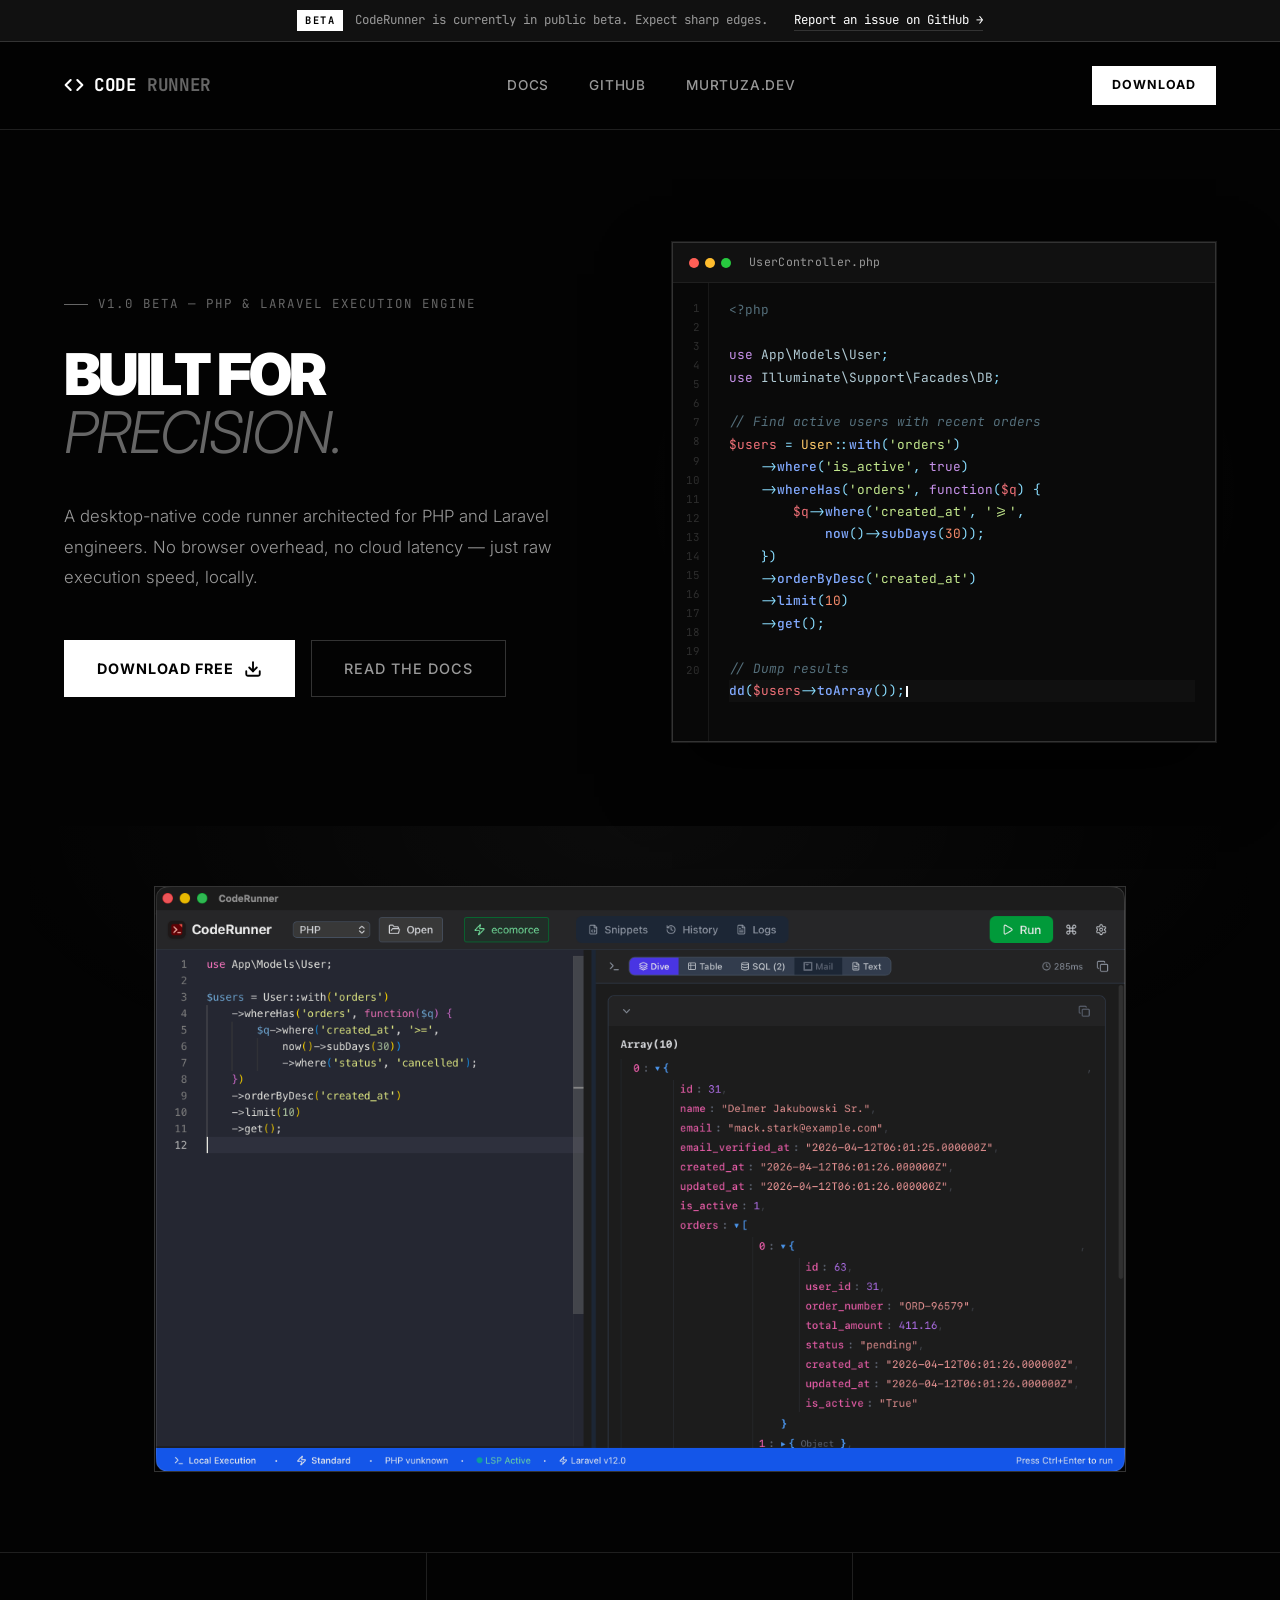
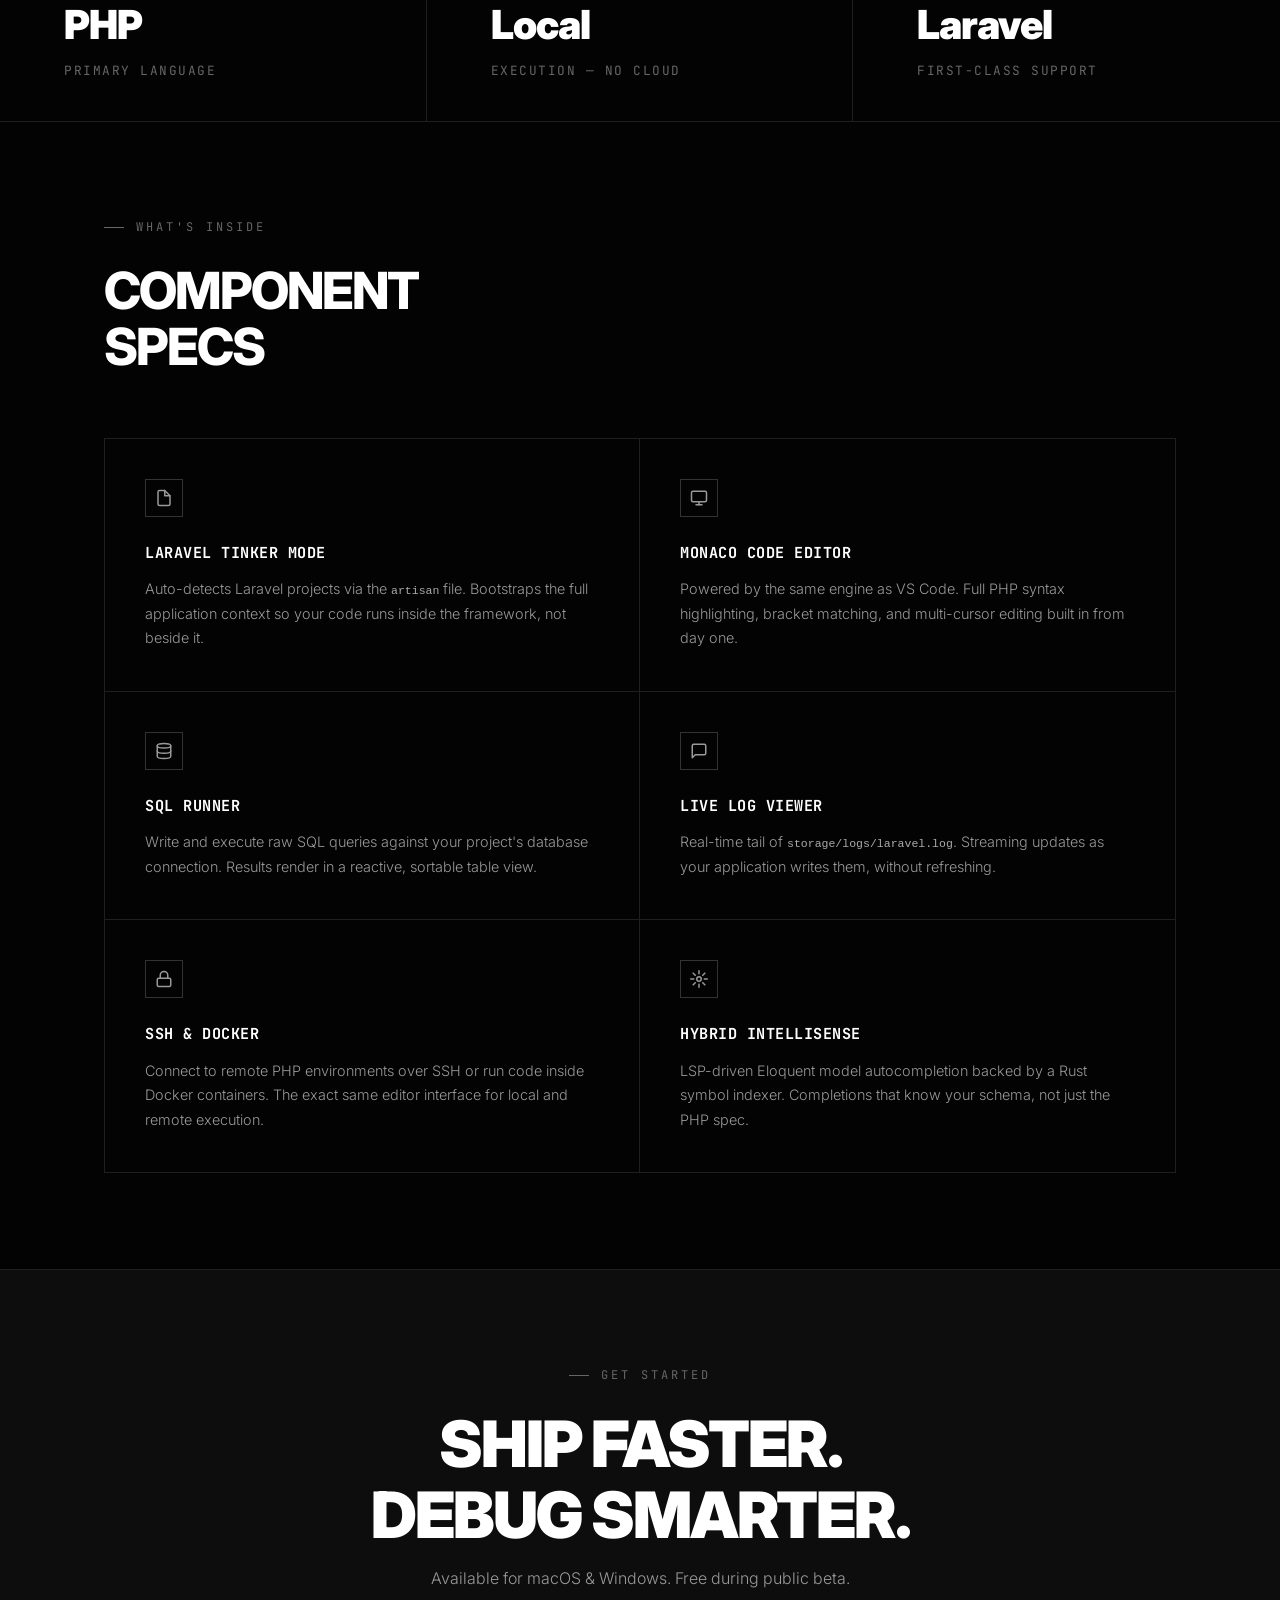
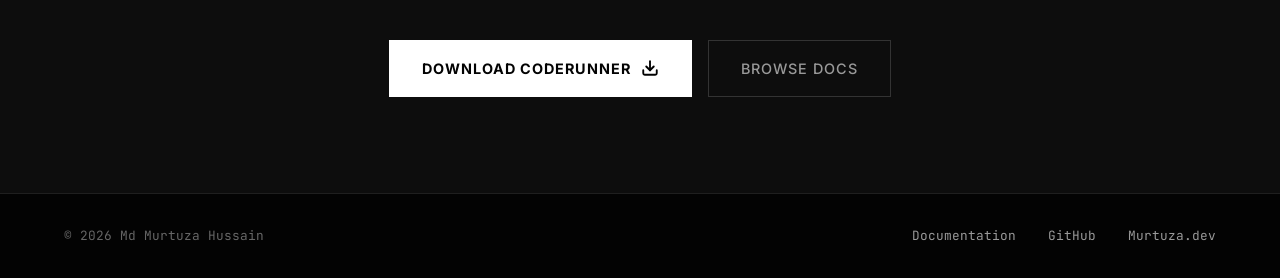
<file: index.html>
<!DOCTYPE html>
<html lang="en">

<head>
    <meta charset="UTF-8">
    <meta name="viewport" content="width=device-width, initial-scale=1.0">
    <title>CodeRunner — Laravel & PHP Code Execution Engine</title>
    <meta name="description"
        content="A precision-engineered desktop application for running PHP and Laravel code locally. Built for backend engineers who demand speed and reliability.">
    <meta name="keywords"
        content="CodeRunner, Laravel, PHP, code runner, code execution, desktop app, Tinker, Monaco editor, SSH, Docker, developer tools">
    <meta name="author" content="Md Murtuza Hussain">
    <meta name="robots" content="index, follow">
    <link rel="canonical" href="https://murtuza.dev/coderunner-website/">

    <!-- Open Graph / Facebook -->
    <meta property="og:type" content="website">
    <meta property="og:url" content="https://murtuza.dev/coderunner-website/">
    <meta property="og:site_name" content="CodeRunner">
    <meta property="og:title" content="CodeRunner — Laravel & PHP Code Execution Engine">
    <meta property="og:description"
        content="A precision-engineered desktop application for running PHP and Laravel code locally. Built for backend engineers who demand speed and reliability.">
    <meta property="og:image" content="https://murtuza.dev/coderunner-website/img/og-image.png">
    <meta property="og:image:secure_url" content="https://murtuza.dev/coderunner-website/img/og-image.png">
    <meta property="og:image:type" content="image/png">
    <meta property="og:image:width" content="1200">
    <meta property="og:image:height" content="630">
    <meta property="og:image:alt" content="CodeRunner — Laravel & PHP Code Execution Engine">
    <meta property="og:locale" content="en_US">

    <!-- Twitter Card -->
    <meta name="twitter:card" content="summary_large_image">
    <meta name="twitter:site" content="@mmurtuza">
    <meta name="twitter:creator" content="@mmurtuza">
    <meta name="twitter:url" content="https://murtuza.dev/coderunner-website/">
    <meta name="twitter:title" content="CodeRunner — Laravel & PHP Code Execution Engine">
    <meta name="twitter:description"
        content="A precision-engineered desktop application for running PHP and Laravel code locally. Built for backend engineers who demand speed and reliability.">
    <meta name="twitter:image" content="https://murtuza.dev/coderunner-website/img/og-image.png">
    <meta name="twitter:image:alt" content="CodeRunner — Laravel & PHP Code Execution Engine">

    <!-- Theme / PWA -->
    <meta name="theme-color" content="#030303">
    <meta name="color-scheme" content="dark">

    <link rel="preconnect" href="https://fonts.googleapis.com">
    <link rel="preconnect" href="https://fonts.gstatic.com" crossorigin>
    <link
        href="https://fonts.googleapis.com/css2?family=Inter:ital,wght@0,300;0,400;0,500;0,600;0,800;0,900;1,300&family=JetBrains+Mono:wght@400;700&display=swap"
        rel="stylesheet">
    <style>
        :root {
            --bg: #030303;
            --surface: #0d0d0d;
            --border: #1f1f1f;
            --border-bright: #333;
            --text: #ffffff;
            --muted: #666;
            --subtitle: #999;
            --accent: #e8e8e8;
        }

        * {
            margin: 0;
            padding: 0;
            box-sizing: border-box;
        }

        html {
            scroll-behavior: smooth;
        }

        body {
            background: var(--bg);
            color: var(--text);
            font-family: 'Inter', sans-serif;
            line-height: 1.6;
            overflow-x: hidden;
        }

        /* ─── BETA BANNER ─── */
        .beta-banner {
            background: #111;
            border-bottom: 1px solid var(--border-bright);
            padding: 0.6rem 1.5rem;
            display: flex;
            align-items: center;
            justify-content: center;
            gap: 0.75rem;
            font-family: 'JetBrains Mono', monospace;
            font-size: 0.78rem;
            color: var(--subtitle);
        }

        .beta-tag {
            background: #fff;
            color: #000;
            padding: 0.15rem 0.5rem;
            font-size: 0.65rem;
            font-weight: 700;
            letter-spacing: 1.5px;
            text-transform: uppercase;
        }

        .beta-banner a {
            color: var(--text);
            text-decoration: none;
            border-bottom: 1px solid var(--border-bright);
            transition: border-color 0.2s;
        }

        .beta-banner a:hover {
            border-color: var(--text);
        }

        /* ─── NAV ─── */
        nav {
            display: flex;
            justify-content: space-between;
            align-items: center;
            padding: 1.5rem 4rem;
            border-bottom: 1px solid var(--border);
            position: sticky;
            top: 0;
            z-index: 100;
            background: rgba(3, 3, 3, 0.85);
            backdrop-filter: blur(12px);
        }

        .brand {
            font-family: 'JetBrains Mono', monospace;
            font-weight: 700;
            font-size: 1.1rem;
            text-transform: uppercase;
            text-decoration: none;
            color: var(--text);
            display: flex;
            align-items: center;
            gap: 10px;
            letter-spacing: -0.3px;
        }

        .brand span {
            color: var(--muted);
        }

        .nav-links {
            display: flex;
            gap: 2.5rem;
            align-items: center;
        }

        .nav-links a {
            color: var(--subtitle);
            text-decoration: none;
            font-size: 0.85rem;
            font-weight: 500;
            text-transform: uppercase;
            letter-spacing: 0.8px;
            transition: color 0.2s;
        }

        .nav-links a:hover {
            color: var(--text);
        }

        .btn-nav {
            background: var(--text);
            color: var(--bg);
            padding: 0.55rem 1.2rem;
            text-decoration: none;
            font-weight: 700;
            font-size: 0.78rem;
            text-transform: uppercase;
            letter-spacing: 1px;
            border: 1px solid var(--text);
            transition: all 0.25s;
        }

        .btn-nav:hover {
            background: transparent;
            color: var(--text);
        }

        /* ─── HERO ─── */
        .hero {
            padding: 7rem 4rem 5rem;
            max-width: 1300px;
            margin: 0 auto;
            position: relative;
            display: grid;
            grid-template-columns: 1fr 1fr;
            gap: 4rem;
            align-items: center;
        }

        .hero-text {
            min-width: 0;
        }

        .hero-eyebrow {
            display: inline-flex;
            align-items: center;
            gap: 0.6rem;
            font-family: 'JetBrains Mono', monospace;
            font-size: 0.78rem;
            color: var(--muted);
            text-transform: uppercase;
            letter-spacing: 2px;
            margin-bottom: 2rem;
        }

        .hero-eyebrow::before {
            content: '';
            display: block;
            width: 24px;
            height: 1px;
            background: var(--muted);
        }

        .hero h1 {
            font-size: clamp(2.8rem, 4.5vw, 5rem);
            font-weight: 900;
            line-height: 1.0;
            letter-spacing: -3px;
            text-transform: uppercase;
            margin-bottom: 2.5rem;
        }

        .hero h1 .line-muted {
            color: var(--muted);
            display: block;
            font-weight: 300;
            font-style: italic;
            letter-spacing: -2px;
        }

        .hero-desc {
            font-size: 1.05rem;
            color: var(--subtitle);
            line-height: 1.8;
            margin-bottom: 3rem;
            font-weight: 300;
        }

        .hero-actions {
            display: flex;
            gap: 1rem;
            align-items: center;
            flex-wrap: wrap;
        }

        /* ─── CODE EDITOR WIDGET ─── */
        .code-editor-wrap {
            position: relative;
        }

        .code-editor-glow {
            position: absolute;
            inset: -40px;
            background: radial-gradient(ellipse 70% 60% at 50% 50%, rgba(255, 255, 255, 0.04) 0%, transparent 70%);
            pointer-events: none;
            border-radius: 50%;
        }

        .code-editor {
            background: #0a0a0a;
            border: 1px solid var(--border-bright);
            overflow: hidden;
            position: relative;
            box-shadow: 0 0 0 1px #1a1a1a, 0 32px 64px rgba(0, 0, 0, 0.6);
            animation: editorFadeIn 0.8s ease 0.2s both;
        }

        @keyframes editorFadeIn {
            from {
                opacity: 0;
                transform: translateY(16px);
            }

            to {
                opacity: 1;
                transform: translateY(0);
            }
        }

        .ce-titlebar {
            background: #111;
            padding: 0.65rem 1rem;
            display: flex;
            align-items: center;
            gap: 6px;
            border-bottom: 1px solid var(--border);
        }

        .ce-dot {
            width: 10px;
            height: 10px;
            border-radius: 50%;
            flex-shrink: 0;
        }

        .ce-dot.r {
            background: #ff5f56;
        }

        .ce-dot.y {
            background: #ffbd2e;
        }

        .ce-dot.g {
            background: #27c93f;
        }

        .ce-filename {
            margin-left: 0.75rem;
            font-family: 'JetBrains Mono', monospace;
            font-size: 0.72rem;
            color: var(--subtitle);
            letter-spacing: 0.3px;
        }

        .ce-tab {
            font-family: 'JetBrains Mono', monospace;
            font-size: 0.7rem;
            color: var(--muted);
            background: rgba(255, 255, 255, 0.03);
            border: 1px solid var(--border);
            border-bottom: none;
            padding: 0.2rem 0.75rem;
            margin-left: auto;
        }

        .ce-body {
            display: grid;
            grid-template-columns: 36px 1fr;
            font-family: 'JetBrains Mono', monospace;
            font-size: 0.8rem;
            line-height: 1.75;
        }

        .ce-gutter {
            background: #080808;
            border-right: 1px solid #181818;
            padding: 1rem 0;
            display: flex;
            flex-direction: column;
            align-items: flex-end;
            padding-right: 8px;
        }

        .ce-gutter span {
            font-size: 0.68rem;
            color: #2d2d2d;
            line-height: 1.75;
            user-select: none;
        }

        .ce-code {
            margin: 0;
            padding: 1rem 1.25rem;
            overflow-x: auto;
            white-space: pre;
            font-family: 'JetBrains Mono', monospace;
            font-size: 0.8rem;
            line-height: 1.75;
        }

        /* Syntax token colours — vivid, visible on dark bg */
        .t-kw {
            color: #c792ea;
        }

        /* purple — keywords: use, function, true */
        .t-fn {
            color: #82aaff;
            font-weight: 500;
        }

        /* blue   — method/function calls */
        .t-cls {
            color: #ffcb6b;
        }

        /* amber  — class names */
        .t-str {
            color: #c3e88d;
        }

        /* green  — strings */
        .t-num {
            color: #f78c6c;
        }

        /* orange — numbers */
        .t-op {
            color: #89ddff;
        }

        /* cyan   — operators / punctuation */
        .t-cmt {
            color: #546e7a;
            font-style: italic;
        }

        /* grey   — comments */
        .t-var {
            color: #f07178;
        }

        /* red    — variables $foo */
        .t-php {
            color: #546e7a;
        }

        /* grey   — <?php tag */
        .t-ns {
            color: #b2ccd6;
        }

        /* light  — namespace paths */

        /* namespace */

        /* Blinking cursor on last active line */
        .t-cursor {
            display: inline-block;
            width: 2px;
            height: 0.85em;
            background: #ffffff;
            margin-left: 1px;
            vertical-align: middle;
            animation: blink 1.1s step-start infinite;
        }

        @keyframes blink {

            0%,
            100% {
                opacity: 1;
            }

            50% {
                opacity: 0;
            }
        }

        /* Active line highlight */
        .ce-line-active {
            background: rgba(255, 255, 255, 0.022);
            display: block;
        }

        .btn-primary {
            background: var(--text);
            color: var(--bg);
            padding: 1rem 2rem;
            text-decoration: none;
            font-weight: 700;
            font-size: 0.9rem;
            text-transform: uppercase;
            letter-spacing: 1px;
            display: inline-flex;
            align-items: center;
            gap: 10px;
            border: 1px solid var(--text);
            transition: all 0.25s;
        }

        .btn-primary:hover {
            background: transparent;
            color: var(--text);
        }

        .btn-secondary {
            background: transparent;
            color: var(--subtitle);
            padding: 1rem 2rem;
            text-decoration: none;
            font-weight: 500;
            font-size: 0.9rem;
            text-transform: uppercase;
            letter-spacing: 1px;
            border: 1px solid var(--border-bright);
            transition: all 0.25s;
        }

        .btn-secondary:hover {
            color: var(--text);
            border-color: var(--text);
        }

        /* ─── APP SCREENSHOT ─── */
        .screenshot-wrap {
            max-width: 1100px;
            margin: 4rem auto 0;
            padding: 0 4rem;
            position: relative;
        }

        .screenshot-wrap::before {
            content: '';
            position: absolute;
            inset: -60px;
            background: radial-gradient(ellipse 80% 60% at 50% 0%, rgba(255, 255, 255, 0.04) 0%, transparent 70%);
            pointer-events: none;
        }

        .screenshot-frame {
            border: 1px solid var(--border-bright);
            background: var(--surface);
            overflow: hidden;
            position: relative;
        }

        .screenshot-titlebar {
            background: #111;
            padding: 0.6rem 1rem;
            display: flex;
            align-items: center;
            gap: 6px;
            border-bottom: 1px solid var(--border);
        }

        .dot {
            width: 10px;
            height: 10px;
            border-radius: 50%;
        }

        .dot.red {
            background: #ff5f56;
        }

        .dot.yellow {
            background: #ffbd2e;
        }

        .dot.green {
            background: #27c93f;
        }

        .screenshot-frame img {
            width: 100%;
            display: block;
            opacity: 0.92;
        }

        /* ─── DIVIDER ─── */
        .section-divider {
            border: none;
            border-top: 1px solid var(--border);
            margin: 0;
        }

        /* ─── STATS STRIP ─── */
        .stats-strip {
            display: grid;
            grid-template-columns: repeat(3, 1fr);
            border-bottom: 1px solid var(--border);
        }

        .stat-item {
            padding: 2.5rem 4rem;
            border-right: 1px solid var(--border);
        }

        .stat-item:last-child {
            border-right: none;
        }

        .stat-num {
            font-size: 2.5rem;
            font-weight: 900;
            letter-spacing: -1px;
            margin-bottom: 0.25rem;
        }

        .stat-label {
            font-size: 0.8rem;
            color: var(--muted);
            text-transform: uppercase;
            letter-spacing: 1.5px;
            font-family: 'JetBrains Mono', monospace;
        }

        /* ─── FEATURES ─── */
        .features-section {
            padding: 6rem 4rem;
            max-width: 1200px;
            margin: 0 auto;
        }

        .section-label {
            font-family: 'JetBrains Mono', monospace;
            font-size: 0.75rem;
            color: var(--muted);
            text-transform: uppercase;
            letter-spacing: 3px;
            margin-bottom: 1.5rem;
            display: flex;
            align-items: center;
            gap: 0.75rem;
        }

        .section-label::before {
            content: '';
            display: block;
            width: 20px;
            height: 1px;
            background: var(--muted);
        }

        .features-header {
            font-size: clamp(2rem, 4vw, 3.5rem);
            font-weight: 800;
            letter-spacing: -2px;
            text-transform: uppercase;
            margin-bottom: 4rem;
            line-height: 1.1;
        }

        .features-grid {
            display: grid;
            grid-template-columns: repeat(2, 1fr);
            gap: 0;
            border: 1px solid var(--border);
        }

        .feature-card {
            padding: 2.5rem;
            border-right: 1px solid var(--border);
            border-bottom: 1px solid var(--border);
            position: relative;
            transition: background 0.3s;
        }

        .feature-card:hover {
            background: rgba(255, 255, 255, 0.02);
        }

        .feature-card:nth-child(2n) {
            border-right: none;
        }

        .feature-card:nth-last-child(-n+2) {
            border-bottom: none;
        }

        .feature-icon {
            width: 38px;
            height: 38px;
            border: 1px solid var(--border-bright);
            display: flex;
            align-items: center;
            justify-content: center;
            margin-bottom: 1.5rem;
            color: var(--subtitle);
        }

        .feature-card h3 {
            font-size: 0.95rem;
            font-family: 'JetBrains Mono', monospace;
            text-transform: uppercase;
            letter-spacing: 0.5px;
            margin-bottom: 0.75rem;
        }

        .feature-card p {
            color: var(--subtitle);
            font-size: 0.9rem;
            font-weight: 300;
            line-height: 1.7;
        }

        /* ─── CTA ─── */
        .cta-section {
            background: var(--surface);
            border-top: 1px solid var(--border);
            border-bottom: 1px solid var(--border);
            padding: 6rem 4rem;
            display: flex;
            flex-direction: column;
            align-items: center;
            text-align: center;
        }

        .cta-section h2 {
            font-size: clamp(2rem, 5vw, 4rem);
            font-weight: 900;
            text-transform: uppercase;
            letter-spacing: -2px;
            margin-bottom: 1rem;
            line-height: 1.1;
        }

        .cta-section p {
            color: var(--subtitle);
            font-size: 1rem;
            max-width: 480px;
            margin-bottom: 3rem;
            font-weight: 300;
        }

        /* ─── FOOTER ─── */
        footer {
            padding: 2rem 4rem;
            display: flex;
            justify-content: space-between;
            align-items: center;
            font-size: 0.8rem;
            color: var(--muted);
            font-family: 'JetBrains Mono', monospace;
        }

        footer a {
            color: var(--subtitle);
            text-decoration: none;
            transition: color 0.2s;
        }

        footer a:hover {
            color: var(--text);
        }

        .footer-links {
            display: flex;
            gap: 2rem;
        }

        /* ─── RESPONSIVE ─── */
        @media (max-width: 1024px) {
            .hero {
                grid-template-columns: 1fr;
                gap: 3rem;
            }

            .code-editor-wrap {
                max-width: 600px;
            }
        }

        @media (max-width: 900px) {
            nav {
                padding: 1.2rem 2rem;
                gap: 1rem;
            }

            .hero {
                padding: 4rem 2rem 3rem;
            }

            .screenshot-wrap {
                padding: 0 2rem;
            }

            .stats-strip {
                grid-template-columns: 1fr;
            }

            .stat-item {
                border-right: none;
                border-bottom: 1px solid var(--border);
            }

            .stat-item:last-child {
                border-bottom: none;
            }

            .features-section {
                padding: 4rem 2rem;
            }

            .features-grid {
                grid-template-columns: 1fr;
            }

            .feature-card {
                border-right: none !important;
                border-bottom: 1px solid var(--border) !important;
            }

            .feature-card:last-child {
                border-bottom: none !important;
            }

            .cta-section {
                padding: 4rem 2rem;
            }

            footer {
                flex-direction: column;
                gap: 1.5rem;
                padding: 2rem;
                text-align: center;
            }

            .footer-links {
                flex-wrap: wrap;
                justify-content: center;
            }
        }

        @media (max-width: 600px) {
            nav {
                flex-wrap: wrap;
            }

            .nav-links {
                display: none;
            }

            .hero h1 {
                letter-spacing: -2px;
            }

            .stat-item {
                padding: 2rem;
            }

            .ce-body {
                font-size: 0.72rem;
            }
        }
    </style>
</head>

<body>

    <!-- Beta Banner -->
    <div class="beta-banner">
        <span class="beta-tag">Beta</span>
        CodeRunner is currently in public beta. Expect sharp edges. &nbsp;
        <a href="https://github.com/mmurtuza" target="_blank">Report an issue on GitHub →</a>
    </div>

    <!-- Nav -->
    <nav>
        <a href="index.html" class="brand">
            <svg width="20" height="20" viewBox="0 0 24 24" fill="none" stroke="currentColor" stroke-width="2.5"
                stroke-linecap="round" stroke-linejoin="round">
                <polyline points="16 18 22 12 16 6"></polyline>
                <polyline points="8 6 2 12 8 18"></polyline>
            </svg>
            Code<span>Runner</span>
        </a>
        <div class="nav-links">
            <a href="docs/index.html">Docs</a>
            <a href="https://github.com/mmurtuza/coderunner-website" target="_blank">GitHub</a>
            <a href="https://murtuza.dev" target="_blank">Murtuza.dev</a>
        </div>
        <a href="download.html" class="btn-nav">Download</a>
    </nav>

    <!-- Hero -->
    <section class="hero">

        <!-- Left: Text -->
        <div class="hero-text">
            <div class="hero-eyebrow">v1.0 Beta — PHP &amp; Laravel Execution Engine</div>
            <h1>
                Built for<br>
                <span class="line-muted">precision.</span>
            </h1>
            <p class="hero-desc">
                A desktop-native code runner architected for PHP and Laravel engineers. No browser overhead, no cloud
                latency — just raw execution speed, locally.
            </p>
            <div class="hero-actions">
                <a href="download.html" class="btn-primary">
                    Download Free
                    <svg width="18" height="18" viewBox="0 0 24 24" fill="none" stroke="currentColor" stroke-width="2.5"
                        stroke-linecap="round" stroke-linejoin="round">
                        <path d="M21 15v4a2 2 0 0 1-2 2H5a2 2 0 0 1-2-2v-4" />
                        <polyline points="7 10 12 15 17 10" />
                        <line x1="12" y1="15" x2="12" y2="3" />
                    </svg>
                </a>
                <a href="docs/index.html" class="btn-secondary">Read the Docs</a>
            </div>
        </div>

        <!-- Right: Code Editor Widget -->
        <div class="code-editor-wrap">
            <div class="code-editor-glow"></div>
            <div class="code-editor">
                <!-- Title bar -->
                <div class="ce-titlebar">
                    <span class="ce-dot r"></span>
                    <span class="ce-dot y"></span>
                    <span class="ce-dot g"></span>
                    <span class="ce-filename">UserController.php</span>
                </div>
                <!-- Code body -->
                <div class="ce-body">
                    <div class="ce-gutter">
                        <span>1</span><span>2</span><span>3</span><span>4</span><span>5</span>
                        <span>6</span><span>7</span><span>8</span><span>9</span><span>10</span>
                        <span>11</span><span>12</span><span>13</span><span>14</span><span>15</span>
                        <span>16</span><span>17</span><span>18</span><span>19</span><span>20</span>
                    </div>
                    <pre class="ce-code"><span class="t-php">&lt;?php</span>

<span class="t-kw">use</span> <span class="t-ns">App\Models\User</span><span class="t-op">;</span>
<span class="t-kw">use</span> <span class="t-ns">Illuminate\Support\Facades\DB</span><span class="t-op">;</span>

<span class="t-cmt">// Find active users with recent orders</span>
<span class="t-var">$users</span> <span class="t-op">=</span> <span class="t-cls">User</span><span class="t-op">::</span><span class="t-fn">with</span><span class="t-op">(</span><span class="t-str">'orders'</span><span class="t-op">)</span>
    <span class="t-op">-&gt;</span><span class="t-fn">where</span><span class="t-op">(</span><span class="t-str">'is_active'</span><span class="t-op">,</span> <span class="t-kw">true</span><span class="t-op">)</span>
    <span class="t-op">-&gt;</span><span class="t-fn">whereHas</span><span class="t-op">(</span><span class="t-str">'orders'</span><span class="t-op">,</span> <span class="t-kw">function</span><span class="t-op">(</span><span class="t-var">$q</span><span class="t-op">) {</span>
        <span class="t-var">$q</span><span class="t-op">-&gt;</span><span class="t-fn">where</span><span class="t-op">(</span><span class="t-str">'created_at'</span><span class="t-op">,</span> <span class="t-str">'&gt;='</span><span class="t-op">,</span>
            <span class="t-fn">now</span><span class="t-op">()-&gt;</span><span class="t-fn">subDays</span><span class="t-op">(</span><span class="t-num">30</span><span class="t-op">));</span>
    <span class="t-op">})</span>
    <span class="t-op">-&gt;</span><span class="t-fn">orderByDesc</span><span class="t-op">(</span><span class="t-str">'created_at'</span><span class="t-op">)</span>
    <span class="t-op">-&gt;</span><span class="t-fn">limit</span><span class="t-op">(</span><span class="t-num">10</span><span class="t-op">)</span>
    <span class="t-op">-&gt;</span><span class="t-fn">get</span><span class="t-op">();</span>

<span class="t-cmt">// Dump results</span>
<span class="ce-line-active"><span class="t-fn">dd</span><span class="t-op">(</span><span class="t-var">$users</span><span class="t-op">-&gt;</span><span class="t-fn">toArray</span><span class="t-op">());</span><span class="t-cursor"></span></span>
</pre>
                </div>
            </div>
        </div>

    </section>

    <!-- App Screenshot -->
    <div class="screenshot-wrap">
        <div class="screenshot-frame">
            <img src="img/coderunner-main.png"
                alt="CodeRunner application UI showing the PHP code editor and execution panel">
        </div>
    </div>

    <hr class="section-divider" style="margin-top: 5rem;">

    <!-- Stats Strip -->
    <div class="stats-strip">
        <div class="stat-item">
            <div class="stat-num">PHP</div>
            <div class="stat-label">Primary Language</div>
        </div>
        <div class="stat-item">
            <div class="stat-num">Local</div>
            <div class="stat-label">Execution — No Cloud</div>
        </div>
        <div class="stat-item">
            <div class="stat-num">Laravel</div>
            <div class="stat-label">First-Class Support</div>
        </div>
    </div>

    <!-- Features -->
    <section class="features-section">
        <div class="section-label">What's inside</div>
        <h2 class="features-header">Component<br>Specs</h2>

        <div class="features-grid">
            <div class="feature-card">
                <div class="feature-icon">
                    <svg width="18" height="18" viewBox="0 0 24 24" fill="none" stroke="currentColor" stroke-width="2"
                        stroke-linecap="round" stroke-linejoin="round">
                        <path d="M13 2H6a2 2 0 0 0-2 2v16a2 2 0 0 0 2 2h12a2 2 0 0 0 2-2V9z"></path>
                        <polyline points="13 2 13 9 20 9"></polyline>
                    </svg>
                </div>
                <h3>Laravel Tinker Mode</h3>
                <p>Auto-detects Laravel projects via the <code style="font-size:0.8em;color:#aaa">artisan</code> file.
                    Bootstraps the full application context so your code runs inside the framework, not beside it.</p>
            </div>
            <div class="feature-card">
                <div class="feature-icon">
                    <svg width="18" height="18" viewBox="0 0 24 24" fill="none" stroke="currentColor" stroke-width="2"
                        stroke-linecap="round" stroke-linejoin="round">
                        <rect x="2" y="3" width="20" height="14" rx="2" ry="2"></rect>
                        <line x1="8" y1="21" x2="16" y2="21"></line>
                        <line x1="12" y1="17" x2="12" y2="21"></line>
                    </svg>
                </div>
                <h3>Monaco Code Editor</h3>
                <p>Powered by the same engine as VS Code. Full PHP syntax highlighting, bracket matching, and
                    multi-cursor editing built in from day one.</p>
            </div>
            <div class="feature-card">
                <div class="feature-icon">
                    <svg width="18" height="18" viewBox="0 0 24 24" fill="none" stroke="currentColor" stroke-width="2"
                        stroke-linecap="round" stroke-linejoin="round">
                        <ellipse cx="12" cy="5" rx="9" ry="3"></ellipse>
                        <path d="M21 12c0 1.66-4 3-9 3s-9-1.34-9-3"></path>
                        <path d="M3 5v14c0 1.66 4 3 9 3s9-1.34 9-3V5"></path>
                    </svg>
                </div>
                <h3>SQL Runner</h3>
                <p>Write and execute raw SQL queries against your project's database connection. Results render in a
                    reactive, sortable table view.</p>
            </div>
            <div class="feature-card">
                <div class="feature-icon">
                    <svg width="18" height="18" viewBox="0 0 24 24" fill="none" stroke="currentColor" stroke-width="2"
                        stroke-linecap="round" stroke-linejoin="round">
                        <path d="M21 15a2 2 0 0 1-2 2H7l-4 4V5a2 2 0 0 1 2-2h14a2 2 0 0 1 2 2z"></path>
                    </svg>
                </div>
                <h3>Live Log Viewer</h3>
                <p>Real-time tail of <code style="font-size:0.8em;color:#aaa">storage/logs/laravel.log</code>. Streaming
                    updates as your application writes them, without refreshing.</p>
            </div>
            <div class="feature-card">
                <div class="feature-icon">
                    <svg width="18" height="18" viewBox="0 0 24 24" fill="none" stroke="currentColor" stroke-width="2"
                        stroke-linecap="round" stroke-linejoin="round">
                        <rect x="3" y="11" width="18" height="11" rx="2" ry="2"></rect>
                        <path d="M7 11V7a5 5 0 0 1 10 0v4"></path>
                    </svg>
                </div>
                <h3>SSH &amp; Docker</h3>
                <p>Connect to remote PHP environments over SSH or run code inside Docker containers. The exact same
                    editor interface for local and remote execution.</p>
            </div>
            <div class="feature-card">
                <div class="feature-icon">
                    <svg width="18" height="18" viewBox="0 0 24 24" fill="none" stroke="currentColor" stroke-width="2"
                        stroke-linecap="round" stroke-linejoin="round">
                        <circle cx="12" cy="12" r="3"></circle>
                        <path
                            d="M12 1v4M12 19v4M4.22 4.22l2.83 2.83M16.95 16.95l2.83 2.83M1 12h4M19 12h4M4.22 19.78l2.83-2.83M16.95 7.05l2.83-2.83">
                        </path>
                    </svg>
                </div>
                <h3>Hybrid IntelliSense</h3>
                <p>LSP-driven Eloquent model autocompletion backed by a Rust symbol indexer. Completions that know your
                    schema, not just the PHP spec.</p>
            </div>
        </div>
    </section>

    <!-- CTA -->
    <section class="cta-section">
        <div class="section-label" style="justify-content:center;">Get started</div>
        <h2>Ship faster.<br>Debug smarter.</h2>
        <p>Available for macOS &amp; Windows. Free during public beta.</p>
        <div class="hero-actions">
            <a href="download.html" class="btn-primary">
                Download CodeRunner
                <svg width="18" height="18" viewBox="0 0 24 24" fill="none" stroke="currentColor" stroke-width="2.5"
                    stroke-linecap="round" stroke-linejoin="round">
                    <path d="M21 15v4a2 2 0 0 1-2 2H5a2 2 0 0 1-2-2v-4" />
                    <polyline points="7 10 12 15 17 10" />
                    <line x1="12" y1="15" x2="12" y2="3" />
                </svg>
            </a>
            <a href="docs/index.html" class="btn-secondary">Browse Docs</a>
        </div>
    </section>

    <!-- Footer -->
    <footer>
        <div>&copy; 2026 Md Murtuza Hussain</div>
        <div class="footer-links">
            <a href="docs/index.html">Documentation</a>
            <a href="https://github.com/mmurtuza" target="_blank">GitHub</a>
            <a href="https://murtuza.dev" target="_blank">Murtuza.dev</a>
        </div>
    </footer>

</body>

</html>
</file>
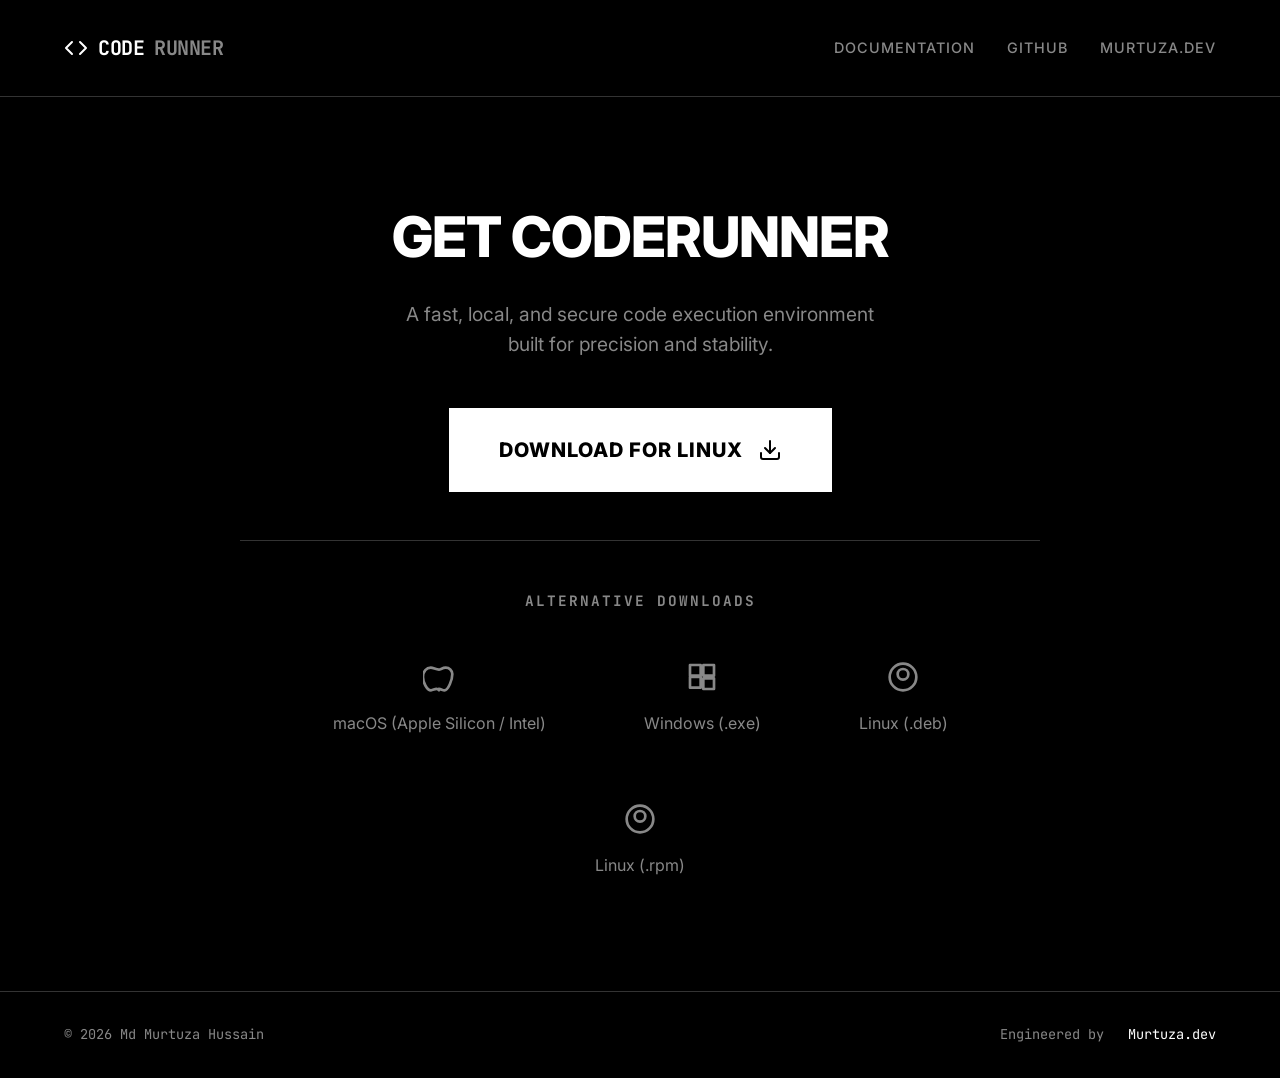
<file: download.html>
<!DOCTYPE html>
<html lang="en">
<head>
    <meta charset="UTF-8">
    <meta name="viewport" content="width=device-width, initial-scale=1.0">
    <title>Download CodeRunner — Free PHP &amp; Laravel Code Runner</title>
    <meta name="description" content="Download CodeRunner — a fast, local, and secure PHP &amp; Laravel code execution desktop app. Available free for macOS and Windows during public beta.">
    <meta name="keywords" content="download CodeRunner, PHP desktop app, Laravel code runner download, macOS PHP tool, Windows PHP runner, free developer tool">
    <meta name="author" content="Md Murtuza Hussain">
    <meta name="robots" content="index, follow">
    <link rel="canonical" href="https://murtuza.dev/coderunner-website/download.html">

    <!-- Open Graph / Facebook -->
    <meta property="og:type" content="website">
    <meta property="og:url" content="https://murtuza.dev/coderunner-website/download.html">
    <meta property="og:site_name" content="CodeRunner">
    <meta property="og:title" content="Download CodeRunner — Free PHP & Laravel Code Runner">
    <meta property="og:description" content="Download CodeRunner — a fast, local, and secure PHP & Laravel code execution desktop app. Free during public beta for macOS and Windows.">
    <meta property="og:image" content="https://murtuza.dev/coderunner-website/img/og-image.png">
    <meta property="og:image:secure_url" content="https://murtuza.dev/coderunner-website/img/og-image.png">
    <meta property="og:image:type" content="image/png">
    <meta property="og:image:width" content="1200">
    <meta property="og:image:height" content="630">
    <meta property="og:image:alt" content="CodeRunner — Laravel & PHP Code Execution Engine">
    <meta property="og:locale" content="en_US">

    <!-- Twitter Card -->
    <meta name="twitter:card" content="summary_large_image">
    <meta name="twitter:site" content="@mmurtuza">
    <meta name="twitter:creator" content="@mmurtuza">
    <meta name="twitter:url" content="https://murtuza.dev/coderunner-website/download.html">
    <meta name="twitter:title" content="Download CodeRunner — Free PHP & Laravel Code Runner">
    <meta name="twitter:description" content="Download CodeRunner — a fast, local, and secure PHP & Laravel code execution desktop app. Free during public beta for macOS and Windows.">
    <meta name="twitter:image" content="https://murtuza.dev/coderunner-website/img/og-image.png">
    <meta name="twitter:image:alt" content="CodeRunner — Laravel & PHP Code Execution Engine">

    <!-- Theme / PWA -->
    <meta name="theme-color" content="#000000">
    <meta name="color-scheme" content="dark">

    <link rel="preconnect" href="https://fonts.googleapis.com">
    <link rel="preconnect" href="https://fonts.gstatic.com" crossorigin>
    <link href="https://fonts.googleapis.com/css2?family=Inter:wght@300;400;600;800&family=JetBrains+Mono:wght@400;700&display=swap" rel="stylesheet">
    <style>
        :root {
            --bg-color: #000000;
            --text-color: #ffffff;
            --accent-gray: #888888;
            --border-color: #333333;
        }

        * {
            margin: 0;
            padding: 0;
            box-sizing: border-box;
        }

        body {
            background-color: var(--bg-color);
            color: var(--text-color);
            font-family: 'Inter', sans-serif;
            line-height: 1.6;
            min-height: 100vh;
            display: flex;
            flex-direction: column;
        }

        /* Navigation */
        nav {
            display: flex;
            justify-content: space-between;
            align-items: center;
            padding: 2rem 4rem;
            border-bottom: 1px solid var(--border-color);
        }

        .brand {
            font-family: 'JetBrains Mono', monospace;
            font-weight: 700;
            font-size: 1.25rem;
            letter-spacing: -0.5px;
            text-transform: uppercase;
            text-decoration: none;
            color: var(--text-color);
            display: flex;
            align-items: center;
            gap: 10px;
        }

        .brand span {
            color: var(--accent-gray);
        }

        .nav-links {
            display: flex;
            gap: 2rem;
        }

        .nav-links a {
            color: var(--accent-gray);
            text-decoration: none;
            font-size: 0.9rem;
            font-weight: 500;
            text-transform: uppercase;
            letter-spacing: 1px;
            transition: color 0.3s ease;
        }

        .nav-links a:hover {
            color: var(--text-color);
        }

        /* Main Download Area */
        .download-container {
            flex: 1;
            display: flex;
            flex-direction: column;
            align-items: center;
            justify-content: center;
            padding: 6rem 2rem;
            text-align: center;
        }

        .download-container h1 {
            font-size: 3.5rem;
            font-weight: 800;
            text-transform: uppercase;
            letter-spacing: -1px;
            margin-bottom: 1rem;
        }

        .download-container p {
            color: var(--accent-gray);
            font-size: 1.2rem;
            max-width: 500px;
            margin-bottom: 3rem;
        }

        .btn-download {
            background: var(--text-color);
            color: var(--bg-color);
            padding: 1.5rem 3rem;
            text-decoration: none;
            font-weight: 800;
            font-size: 1.25rem;
            text-transform: uppercase;
            letter-spacing: 1px;
            display: inline-flex;
            align-items: center;
            gap: 15px;
            border: 2px solid var(--text-color);
            transition: all 0.3s ease;
            margin-bottom: 3rem;
            min-width: 350px;
            justify-content: center;
        }

        .btn-download:hover {
            background: transparent;
            color: var(--text-color);
        }

        /* Alternative Downloads */
        .alt-downloads {
            border-top: 1px solid var(--border-color);
            padding-top: 3rem;
            width: 100%;
            max-width: 800px;
        }

        .alt-downloads h3 {
            font-family: 'JetBrains Mono', monospace;
            font-size: 0.9rem;
            color: var(--accent-gray);
            text-transform: uppercase;
            letter-spacing: 2px;
            margin-bottom: 2rem;
        }

        .platforms {
            display: flex;
            justify-content: center;
            gap: 2rem;
            flex-wrap: wrap;
        }

        .platform-link {
            display: flex;
            flex-direction: column;
            align-items: center;
            gap: 10px;
            color: var(--accent-gray);
            text-decoration: none;
            padding: 1rem 2rem;
            border: 1px solid transparent;
            transition: all 0.2s ease;
        }

        .platform-link:hover {
            color: var(--text-color);
            border-color: var(--border-color);
            background: rgba(255, 255, 255, 0.05);
        }

        .platform-link svg {
            width: 32px;
            height: 32px;
            margin-bottom: 0.5rem;
        }

        /* Footer */
        footer {
            padding: 2rem 4rem;
            border-top: 1px solid var(--border-color);
            display: flex;
            justify-content: space-between;
            align-items: center;
            font-size: 0.85rem;
            color: var(--accent-gray);
            font-family: 'JetBrains Mono', monospace;
            margin-top: auto;
        }

        footer a {
            color: var(--text-color);
            text-decoration: none;
            margin-left: 1rem;
        }

        footer a:hover {
            text-decoration: underline;
        }

        @media (max-width: 768px) {
            nav { padding: 1.5rem 2rem; flex-direction: column; gap: 1.5rem; }
            .nav-links { gap: 1rem; flex-wrap: wrap; justify-content: center; }
            .download-container h1 { font-size: 2.5rem; }
            .btn-download { min-width: 280px; padding: 1.2rem 2rem; font-size: 1rem; }
            .platforms { flex-direction: column; gap: 1rem; }
            footer { flex-direction: column; gap: 1rem; padding: 2rem; text-align: center; }
        }
    </style>
</head>
<body>

    <nav>
        <a href="index.html" class="brand">
            <svg width="24" height="24" viewBox="0 0 24 24" fill="none" stroke="currentColor" stroke-width="2" stroke-linecap="round" stroke-linejoin="round">
                <polyline points="16 18 22 12 16 6"></polyline>
                <polyline points="8 6 2 12 8 18"></polyline>
            </svg>
            Code<span>Runner</span>
        </a>
        <div class="nav-links">
            <a href="docs/index.html">Documentation</a>
            <a href="https://github.com/mmurtuza">GitHub</a>
            <a href="https://murtuza.dev">Murtuza.dev</a>
        </div>
    </nav>

    <div class="download-container">
        <h1>Get CodeRunner</h1>
        <p>A fast, local, and secure code execution environment built for precision and stability.</p>

        <a href="#" id="main-download-btn" class="btn-download">
            <span>Download</span>
            <svg width="24" height="24" viewBox="0 0 24 24" fill="none" stroke="currentColor" stroke-width="2" stroke-linecap="round" stroke-linejoin="round"><path d="M21 15v4a2 2 0 0 1-2 2H5a2 2 0 0 1-2-2v-4"></path><polyline points="7 10 12 15 17 10"></polyline><line x1="12" y1="15" x2="12" y2="3"></line></svg>
        </a>

        <div class="alt-downloads">
            <h3>Alternative Downloads</h3>
            <div class="platforms">
                <a href="release/v1.0.0/macos/dmg/CodeRunner_1.0.0_aarch64.dmg" class="platform-link" id="link-mac">
                    <svg viewBox="0 0 24 24" fill="none" stroke="currentColor" stroke-width="2" stroke-linecap="round" stroke-linejoin="round">
                        <path d="M12 20.94c1.5 0 2.75 1.06 4 1.06 3 0 6-8 6-12.22A4.91 4.91 0 0 0 17 5c-2.22 0-4 1.44-5 1.44C9.64 6.44 7.75 5 5.8 5 2.75 5 0 7.56 0 12c0 4.11 3 10 6 10 1.3 0 2.75-1.06 4-1.06 1.15 0 2 1 2 1Z"></path>
                    </svg>
                    macOS (Apple Silicon / Intel)
                </a>
                <a href="release/v1.0.0/windows/nsis/CodeRunner_1.0.0_x64-setup.exe" class="platform-link" id="link-win">
                    <svg viewBox="0 0 24 24" fill="none" stroke="currentColor" stroke-width="2" stroke-linecap="round" stroke-linejoin="round">
                        <path d="M3 12h8v8H3z"></path><path d="M3 3h8v8H3z"></path><path d="M13 3h8v8h-8z"></path><path d="M13 13h8v8h-8z"></path>
                    </svg>
                    Windows (.exe)
                </a>
                <a href="release/v1.0.0/linux/deb/CodeRunner_1.0.0_arm64.deb" class="platform-link" id="link-linux-deb">
                    <svg viewBox="0 0 24 24" fill="none" stroke="currentColor" stroke-width="2" stroke-linecap="round" stroke-linejoin="round">
                        <path d="M12 2A10 10 0 1 0 22 12 10 10 0 0 0 12 2z"></path><path d="M12 6a4 4 0 1 0 4 4 4 4 0 0 0-4-4z"></path>
                    </svg>
                    Linux (.deb)
                </a>
                <a href="release/v1.0.0/linux/rpm/CodeRunner-1.0.0-1.aarch64.rpm" class="platform-link" id="link-linux-rpm">
                    <svg viewBox="0 0 24 24" fill="none" stroke="currentColor" stroke-width="2" stroke-linecap="round" stroke-linejoin="round">
                        <path d="M12 2A10 10 0 1 0 22 12 10 10 0 0 0 12 2z"></path><path d="M12 6a4 4 0 1 0 4 4 4 4 0 0 0-4-4z"></path>
                    </svg>
                    Linux (.rpm)
                </a>
            </div>
        </div>
    </div>

    <footer>
        <div>&copy; 2026 Md Murtuza Hussain</div>
        <div>
            Engineered by <a href="https://murtuza.dev">Murtuza.dev</a>
        </div>
    </footer>

    <script>
        document.addEventListener('DOMContentLoaded', () => {
            const platform = navigator.platform.toLowerCase();
            const userAgent = navigator.userAgent.toLowerCase();

            const downloads = {
                mac:     'release/v1.0.0/macos/dmg/CodeRunner_1.0.0_aarch64.dmg',
                windows: 'release/v1.0.0/windows/nsis/CodeRunner_1.0.0_x64-setup.exe',
                linux:   'release/v1.0.0/linux/deb/CodeRunner_1.0.0_arm64.deb'
            };

            const btn = document.getElementById('main-download-btn');

            if (platform.includes('mac') || userAgent.includes('mac')) {
                btn.querySelector('span').textContent = 'Download for macOS';
                btn.href = downloads.mac;
            } else if (platform.includes('win') || userAgent.includes('windows')) {
                btn.querySelector('span').textContent = 'Download for Windows';
                btn.href = downloads.windows;
            } else if (platform.includes('linux') || userAgent.includes('linux')) {
                btn.querySelector('span').textContent = 'Download for Linux';
                btn.href = downloads.linux;
            } else {
                btn.querySelector('span').textContent = 'Download CodeRunner';
                btn.href = downloads.windows; // default fallback
            }
        });
    </script>
</body>
</html>
</file>
